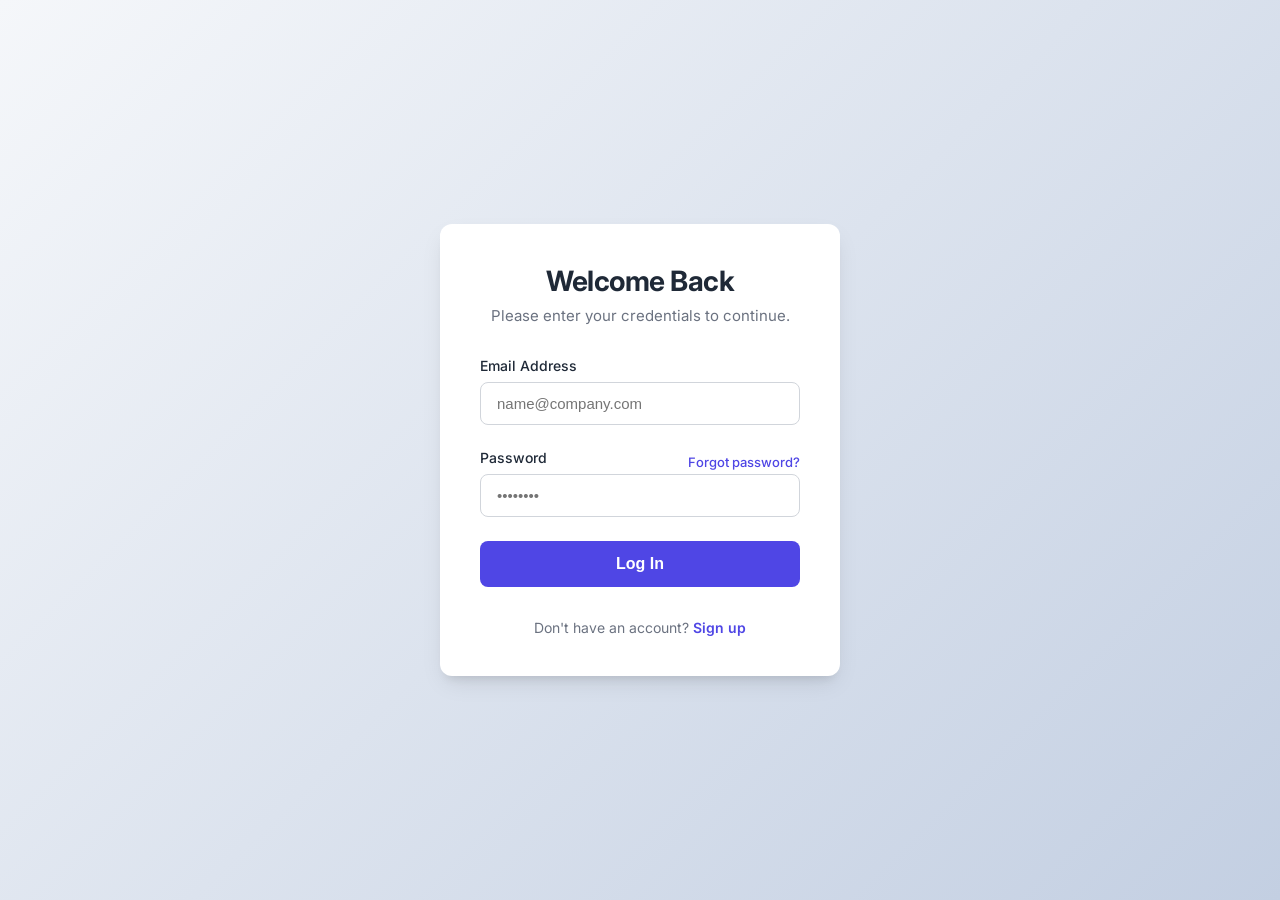
<file: index.html>
<!DOCTYPE html>
<html lang="en">

<head>
    <meta charset="UTF-8">
    <meta name="viewport" content="width=device-width, initial-scale=1.0">
    <title>Login - CertiTalent</title>
    <link rel="stylesheet" href="style.css">
    <link rel="preconnect" href="https://fonts.googleapis.com">
    <link rel="preconnect" href="https://fonts.gstatic.com" crossorigin>
    <link href="https://fonts.googleapis.com/css2?family=Inter:wght@300;400;500;600;700&display=swap" rel="stylesheet">
</head>

<body>
    <!-- Contenedor principal de la página de inicio de sesión -->
    <div class="login-container">
        <!-- Tarjeta que contiene el formulario de inicio de sesión -->
        <div class="login-card">
            <!-- Encabezado con título y descripción -->
            <div class="login-header">
                <h1>Welcome Back</h1>
                <p>Please enter your credentials to continue.</p>
            </div>

            <!-- Formulario de inicio de sesión -->
            <form id="loginForm" class="login-form">
                <!-- Campo de correo electrónico -->
                <div class="input-group">
                    <label for="email">Email Address</label>
                    <input type="email" id="email" name="email" placeholder="name@company.com" required>
                </div>

                <!-- Campo de contraseña con enlace de recuperación -->
                <div class="input-group">
                    <div class="label-row">
                        <label for="password">Password</label>
                        <a href="#" class="forgot-password">Forgot password?</a>
                    </div>
                    <input type="password" id="password" name="password" placeholder="••••••••" required>
                </div>

                <!-- Mensaje de error (oculto por defecto) -->
                <div id="error-message" class="error-message" style="display: none;">
                    Invalid email or password. Please try again.
                </div>

                <!-- Botón de envío del formulario -->
                <button type="submit" id="loginBtn" class="login-button">
                    <span class="btn-text">Log In</span>
                    <!-- Indicador de carga estilo spinner (oculto por defecto) -->
                    <span class="loader" style="display: none;"></span>
                </button>
            </form>

            <!-- Pie de página con enlace de registro -->
            <div class="login-footer">
                <p>Don't have an account? <a href="#">Sign up</a></p>
            </div>
        </div>
    </div>

    <script>
        // Demostración de los estados de carga y error al enviar el formulario
        document.getElementById('loginForm').addEventListener('submit', function (e) {
            e.preventDefault(); // Evita la recarga de la página

            // Referencias a los elementos del DOM
            const btn = document.getElementById('loginBtn');
            const btnText = btn.querySelector('.btn-text');
            const loader = btn.querySelector('.loader');
            const errorMessage = document.getElementById('error-message');

            // Mostrar estado de carga: oculta el texto, muestra el loader y deshabilita el botón
            btnText.style.display = 'none';
            loader.style.display = 'inline-block';
            btn.disabled = true;
            // Ocultar mensaje de error si estaba visible
            errorMessage.style.display = 'none';

            // Simulando una llamada a una API (retraso de 2 segundos)
            setTimeout(() => {
                // Return to normal, but show error for demo
                btnText.style.display = 'inline-block';
                loader.style.display = 'none';
                btn.disabled = false;
                errorMessage.style.display = 'block';
            }, 2000);
        });
    </script>
</body>

</html>
</file>
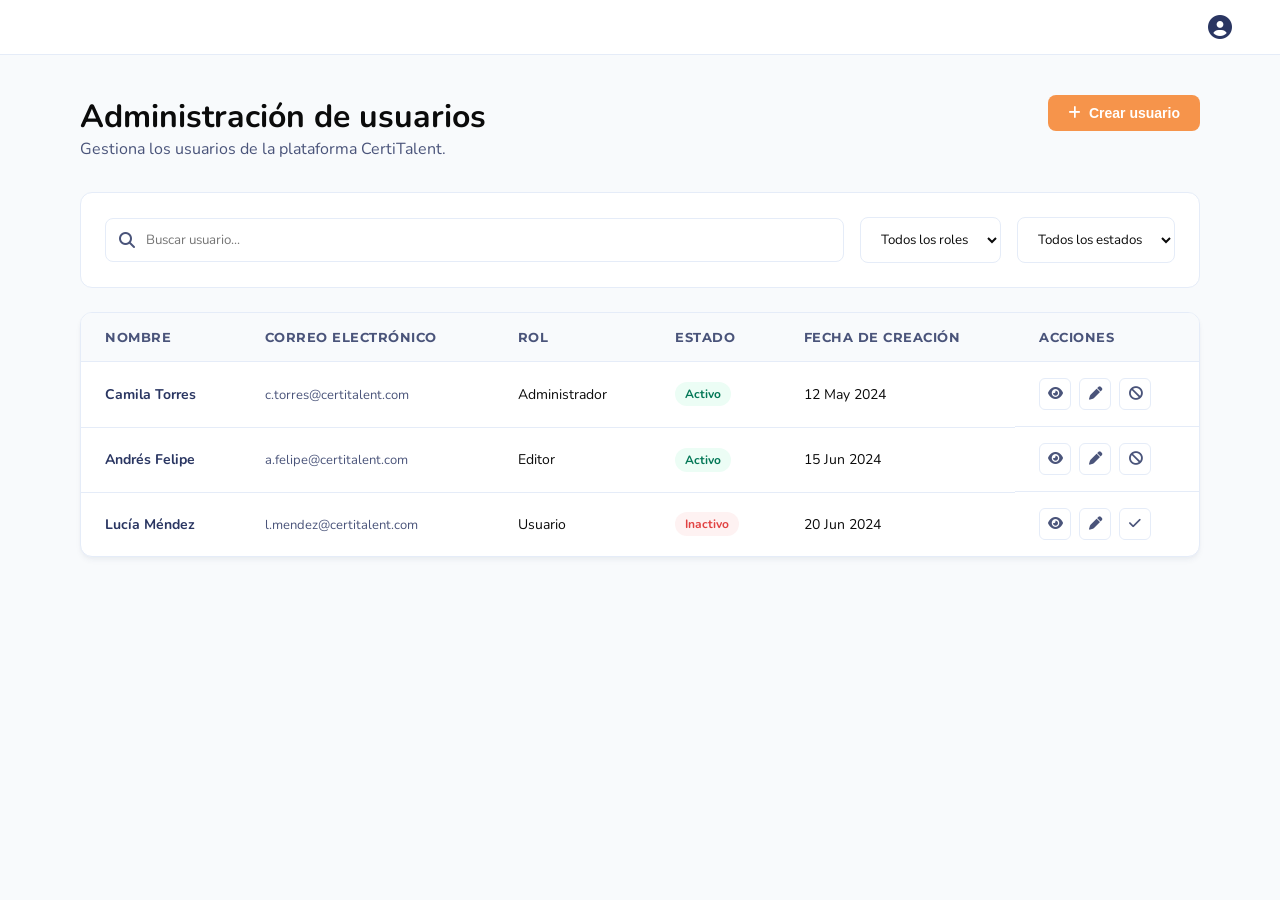
<file: users-admin/index.html>
<!DOCTYPE html>
<html lang="es">

<head>
    <meta charset="UTF-8">
    <meta name="viewport" content="width=device-width, initial-scale=1.0">
    <title>Administración de Usuarios - CertiTalent</title>
    <link rel="stylesheet" href="style.css">
    <link
        href="https://fonts.googleapis.com/css2?family=Montserrat:wght@700&family=Nunito:wght@400;600;700&display=swap"
        rel="stylesheet">
    <link rel="stylesheet" href="https://cdnjs.cloudflare.com/ajax/libs/font-awesome/6.4.0/css/all.min.css">
</head>

<body>
    <div class="app-container">
        <header>
            <div class="logo">
                <img src="logo.svg" alt="CertiTalent Logo">
            </div>
            <div class="user-profile" id="profile-container">
                <!-- Perfil simulado -->
                <i class="fa-solid fa-circle-user fa-xl" style="color: var(--secondary)"></i>
                <div class="profile-dropdown" id="profile-dropdown">
                    <a href="profile.html"><i class="fa-solid fa-user"></i> Mi perfil</a>
                    <a href="requests.html"><i class="fa-solid fa-clipboard-list"></i> Mis solicitudes</a>
                    <a href="settings.html"><i class="fa-solid fa-gear"></i> Configuración</a>
                    <hr>
                    <a href="../login-interface/index.html"><i class="fa-solid fa-right-from-bracket"></i> Cerrar
                        sesión</a>
                </div>
            </div>
        </header>

        <main>
            <div class="page-header">
                <div>
                    <h1>Administración de usuarios</h1>
                    <p class="description">Gestiona los usuarios de la plataforma CertiTalent.</p>
                </div>
                <button class="btn btn-primary" id="btn-create-user">
                    <i class="fa-solid fa-plus"></i> Crear usuario
                </button>
            </div>

            <section class="filters-card">
                <div class="search-input">
                    <i class="fa-solid fa-magnifying-glass search-icon"></i>
                    <input type="text" placeholder="Buscar usuario..." id="search-box">
                </div>
                <select id="filter-role">
                    <option value="">Todos los roles</option>
                    <option value="Admin">Administrador</option>
                    <option value="Editor">Editor</option>
                    <option value="User">Usuario</option>
                </select>
                <select id="filter-status">
                    <option value="">Todos los estados</option>
                    <option value="Activo">Activo</option>
                    <option value="Inactivo">Inactivo</option>
                </select>
            </section>

            <div class="table-container">
                <table>
                    <thead>
                        <tr>
                            <th>Nombre</th>
                            <th>Correo electrónico</th>
                            <th>Rol</th>
                            <th>Estado</th>
                            <th>Fecha de creación</th>
                            <th>Acciones</th>
                        </tr>
                    </thead>
                    <tbody id="users-table-body">
                        <!-- Usuarios simulados -->
                        <tr>
                            <td><span class="user-name">Camila Torres</span></td>
                            <td><span class="user-email">c.torres@certitalent.com</span></td>
                            <td>Administrador</td>
                            <td><span class="badge badge-active">Activo</span></td>
                            <td>12 May 2024</td>
                            <td class="actions">
                                <button class="btn-icon" title="Ver"><i class="fa-solid fa-eye"></i></button>
                                <button class="btn-icon" title="Editar"><i class="fa-solid fa-pen"></i></button>
                                <button class="btn-icon" title="Desactivar"><i class="fa-solid fa-ban"></i></button>
                            </td>
                        </tr>
                        <tr>
                            <td><span class="user-name">Andrés Felipe</span></td>
                            <td><span class="user-email">a.felipe@certitalent.com</span></td>
                            <td>Editor</td>
                            <td><span class="badge badge-active">Activo</span></td>
                            <td>15 Jun 2024</td>
                            <td class="actions">
                                <button class="btn-icon" title="Ver"><i class="fa-solid fa-eye"></i></button>
                                <button class="btn-icon" title="Editar"><i class="fa-solid fa-pen"></i></button>
                                <button class="btn-icon" title="Desactivar"><i class="fa-solid fa-ban"></i></button>
                            </td>
                        </tr>
                        <tr>
                            <td><span class="user-name">Lucía Méndez</span></td>
                            <td><span class="user-email">l.mendez@certitalent.com</span></td>
                            <td>Usuario</td>
                            <td><span class="badge badge-inactive">Inactivo</span></td>
                            <td>20 Jun 2024</td>
                            <td class="actions">
                                <button class="btn-icon" title="Ver"><i class="fa-solid fa-eye"></i></button>
                                <button class="btn-icon" title="Editar"><i class="fa-solid fa-pen"></i></button>
                                <button class="btn-icon" title="Activar"><i class="fa-solid fa-check"></i></button>
                            </td>
                        </tr>
                    </tbody>
                </table>
            </div>
        </main>
    </div>

    <!-- Modal para Crear/Editar Usuario -->
    <div class="modal-overlay" id="modal-user">
        <div class="modal">
            <div class="modal-header">
                <h2 class="modal-title" id="modal-title">Crear usuario</h2>
            </div>
            <form id="user-form">
                <div class="form-row">
                    <div class="form-group">
                        <label for="first-name">Nombre</label>
                        <input type="text" id="first-name" required placeholder="Ej: Juan">
                    </div>
                    <div class="form-group">
                        <label for="last-name">Apellido</label>
                        <input type="text" id="last-name" required placeholder="Ej: Pérez">
                    </div>
                </div>
                <div class="form-group">
                    <label for="user-email">Correo electrónico</label>
                    <input type="email" id="user-email" required placeholder="juan.perez@ejemplo.com">
                </div>
                <div class="form-row">
                    <div class="form-group">
                        <label for="user-role">Rol</label>
                        <select id="user-role" required>
                            <option value="Admin">Administrador</option>
                            <option value="Editor">Editor</option>
                            <option value="User">Usuario</option>
                        </select>
                    </div>
                    <div class="form-group">
                        <label for="user-status">Estado</label>
                        <select id="user-status" required>
                            <option value="Activo">Activo</option>
                            <option value="Inactivo">Inactivo</option>
                        </select>
                    </div>
                </div>
                <div class="modal-footer">
                    <button type="button" class="btn btn-secondary" id="btn-cancel">Cancelar</button>
                    <button type="submit" class="btn btn-primary" id="btn-save">Guardar usuario</button>
                </div>
            </form>
        </div>
    </div>

    <!-- Toast Notification -->
    <div class="toast" id="toast-msg">
        <i class="fa-solid fa-circle-check toast-success"></i>
        <div>
            <span class="toast-success">¡Éxito!</span>
            <p id="toast-text">Usuario actualizado correctamente.</p>
        </div>
    </div>

    <script>
        const btnCreate = document.getElementById('btn-create-user');
        const modal = document.getElementById('modal-user');
        const btnCancel = document.getElementById('btn-cancel');
        const userForm = document.getElementById('user-form');
        const toast = document.getElementById('toast-msg');
        const toastText = document.getElementById('toast-text');

        // Perfil y Dropdown
        const profileContainer = document.getElementById('profile-container');
        const profileDropdown = document.getElementById('profile-dropdown');

        profileContainer.addEventListener('click', (e) => {
            e.stopPropagation();
            profileDropdown.classList.toggle('active');
        });

        document.addEventListener('click', (e) => {
            if (!profileContainer.contains(e.target)) {
                profileDropdown.classList.remove('active');
            }
        });

        // Abrir modal
        btnCreate.addEventListener('click', () => {
            document.getElementById('modal-title').innerText = 'Crear usuario';
            modal.classList.add('active');
        });

        // Cerrar modal
        btnCancel.addEventListener('click', () => {
            modal.classList.remove('active');
            userForm.reset();
        });

        // Simular guardado
        userForm.addEventListener('submit', (e) => {
            e.preventDefault();

            // Mostrar estado de carga en botón
            const btnSave = document.getElementById('btn-save');
            const originalText = btnSave.innerHTML;
            btnSave.disabled = true;
            btnSave.innerText = 'Guardando...';

            setTimeout(() => {
                modal.classList.remove('active');
                btnSave.disabled = false;
                btnSave.innerHTML = originalText;

                // Mostrar Toast
                toastText.innerText = 'Usuario guardado correctamente.';
                toast.classList.add('active');

                setTimeout(() => {
                    toast.classList.remove('active');
                }, 3000);

                userForm.reset();
            }, 1000);
        });

        // Cerrar modal al hacer clic fuera
        modal.addEventListener('click', (e) => {
            if (e.target === modal) {
                modal.classList.remove('active');
                userForm.reset();
            }
        });
    </script>
</body>

</html>
</file>
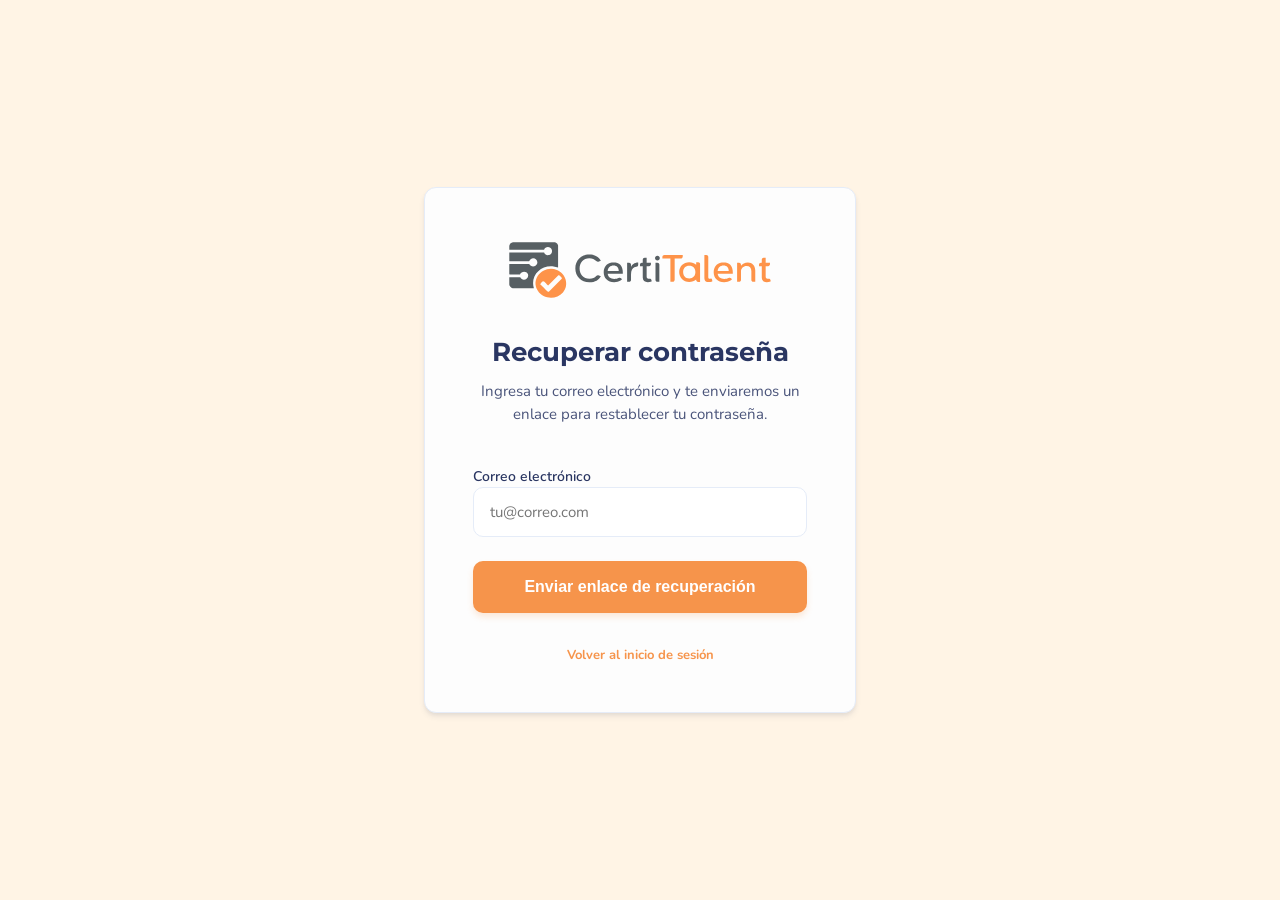
<file: login-interface/recovery.html>
<!DOCTYPE html>
<html lang="es">

<head>
    <meta charset="UTF-8">
    <meta name="viewport" content="width=device-width, initial-scale=1.0">
    <title>CertiTalent - Recuperar contraseña</title>
    <link rel="stylesheet" href="style.css">
    <link
        href="https://fonts.googleapis.com/css2?family=Montserrat:wght@700&family=Nunito:wght@400;600;700&display=swap"
        rel="stylesheet">
</head>

<body>
    <div class="login-container">
        <div class="login-card">
            <div class="logo">
                <img src="logo_horizontal.svg" alt="CertiTalent Logo">
            </div>
            <h1>Recuperar contraseña</h1>
            <p class="subtitle">Ingresa tu correo electrónico y te enviaremos un enlace para restablecer tu contraseña.
            </p>

            <form id="recovery-form">
                <div class="form-group">
                    <label for="email">Correo electrónico</label>
                    <input type="email" id="email" placeholder="tu@correo.com" required>
                </div>

                <div id="error-message" class="error-message hidden">
                    No encontramos una cuenta asociada a este correo.
                </div>

                <div id="success-message" class="success-message hidden">
                    Te enviamos un enlace de recuperación. Revisa tu correo electrónico.
                </div>

                <button type="submit" id="recovery-btn" class="login-btn">
                    <span class="btn-text">Enviar enlace de recuperación</span>
                    <div class="spinner hidden"></div>
                </button>
            </form>

            <div class="footer">
                <a href="index.html" class="forgot-link">Volver al inicio de sesión</a>
            </div>
        </div>
    </div>

    <script>
        const recoveryForm = document.getElementById('recovery-form');
        const recoveryBtn = document.getElementById('recovery-btn');
        const btnText = recoveryBtn.querySelector('.btn-text');
        const spinner = recoveryBtn.querySelector('.spinner');
        const errorMessage = document.getElementById('error-message');
        const successMessage = document.getElementById('success-message');

        recoveryForm.addEventListener('submit', (e) => {
            e.preventDefault();
            const email = document.getElementById('email').value;

            // Estado de carga
            btnText.classList.add('hidden');
            spinner.classList.remove('hidden');
            recoveryBtn.disabled = true;
            errorMessage.classList.add('hidden');
            successMessage.classList.add('hidden');

            // Simular proceso de recuperación
            setTimeout(() => {
                btnText.classList.remove('hidden');
                spinner.classList.add('hidden');
                recoveryBtn.disabled = false;

                // Lógica de simulación: correo "error@test.com" falla, cualquier otro tiene éxito
                if (email === 'error@test.com') {
                    errorMessage.classList.remove('hidden');
                } else {
                    successMessage.classList.remove('hidden');
                    recoveryForm.reset();
                }
            }, 1500);
        });
    </script>
</body>

</html>
</file>
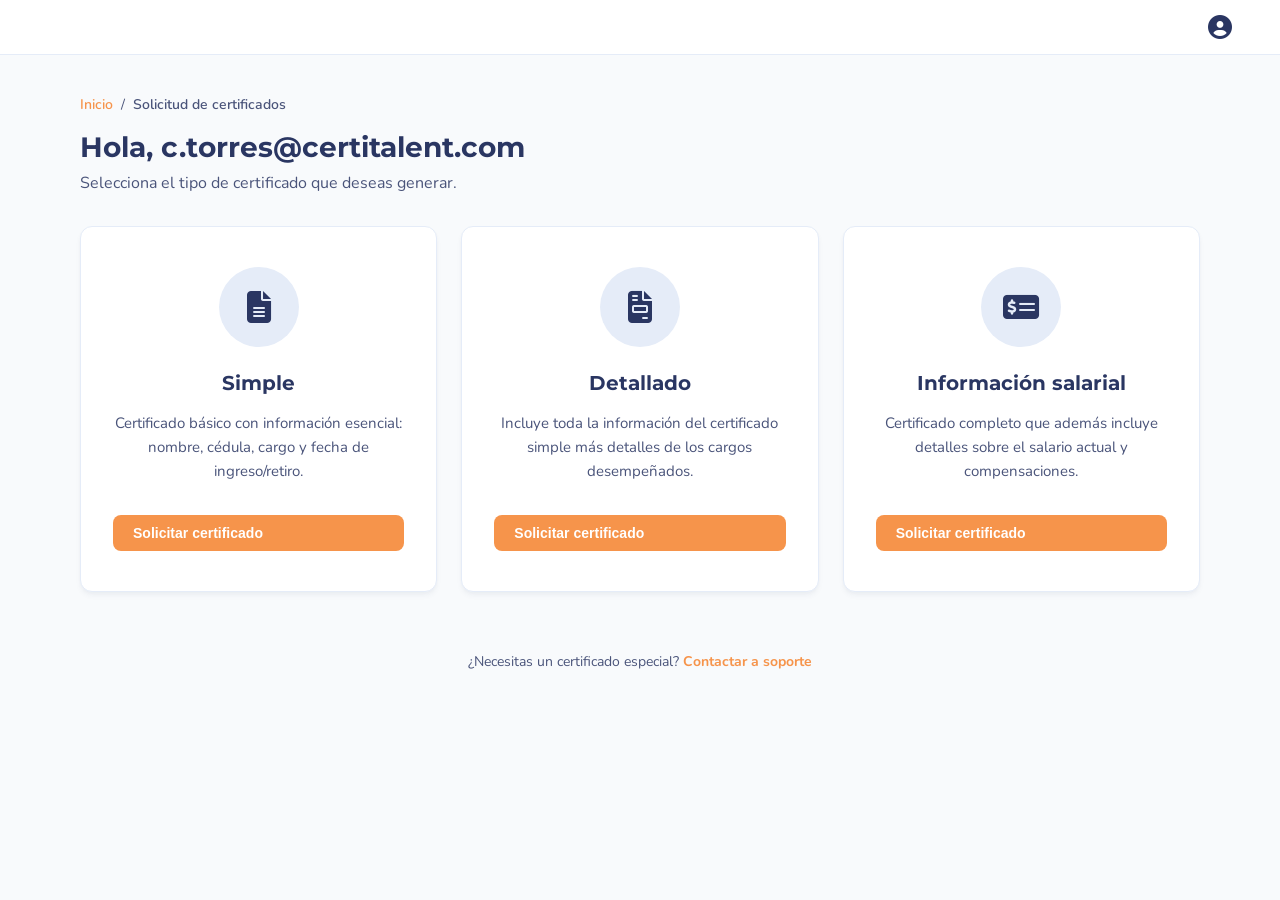
<file: users-admin/certificate-request.html>
<!DOCTYPE html>
<html lang="es">

<head>
    <meta charset="UTF-8">
    <meta name="viewport" content="width=device-width, initial-scale=1.0">
    <title>Solicitud de certificados - CertiTalent</title>
    <link rel="stylesheet" href="style.css">
    <!-- Google Fonts: Montserrat (Headers) & Nunito (Body) -->
    <link
        href="https://fonts.googleapis.com/css2?family=Montserrat:wght@700&family=Nunito:wght@400;600;700&display=swap"
        rel="stylesheet">
    <!-- Font Awesome -->
    <link rel="stylesheet" href="https://cdnjs.cloudflare.com/ajax/libs/font-awesome/6.4.0/css/all.min.css">
    <style>
        /* Estilos específicos para el Grid de Tarjetas (Manteniendo consistencia con style.css) */
        .certificates-grid {
            display: grid;
            grid-template-columns: repeat(3, 1fr);
            gap: 24px;
            margin-top: 32px;
        }

        .cert-card {
            background: var(--bg-card);
            border: 1px solid var(--border);
            border-radius: var(--radius);
            padding: 40px 32px;
            text-align: center;
            display: flex;
            flex-direction: column;
            align-items: center;
            transition: all 0.3s cubic-bezier(0.4, 0, 0.2, 1);
            box-shadow: var(--shadow);
            height: 100%;
        }

        .cert-card:hover {
            transform: translateY(-8px);
            border-color: var(--primary);
            box-shadow: 0 12px 24px rgba(42, 54, 98, 0.1);
        }

        .cert-icon-container {
            width: 80px;
            height: 80px;
            background: var(--secondary-light);
            border-radius: 50%;
            display: flex;
            align-items: center;
            justify-content: center;
            margin-bottom: 24px;
            color: var(--secondary);
            font-size: 32px;
            transition: all 0.3s ease;
        }

        .cert-card:hover .cert-icon-container {
            background: var(--primary);
            color: white;
        }

        .cert-card h3 {
            font-family: 'Montserrat', sans-serif;
            font-size: 20px;
            font-weight: 700;
            color: var(--secondary);
            margin-bottom: 16px;
        }

        .cert-card p {
            font-family: 'Nunito', sans-serif;
            font-size: 15px;
            color: var(--text-muted);
            line-height: 1.6;
            margin-bottom: 32px;
            flex-grow: 1;
        }

        .cert-card .btn {
            width: 100%;
        }

        /* Responsive Breakpoints */
        @media (max-width: 1024px) {
            .certificates-grid {
                grid-template-columns: repeat(2, 1fr);
            }
        }

        @media (max-width: 768px) {
            .certificates-grid {
                grid-template-columns: 1fr;
            }

            .cert-card {
                padding: 32px 24px;
            }
        }
    </style>
</head>

<body>
    <div class="app-container">
        <header>
            <div class="logo">
                <a href="index.html"><img src="logo.svg" alt="CertiTalent Logo"></a>
            </div>
            <div class="user-profile" id="profile-container">
                <i class="fa-solid fa-circle-user fa-xl" style="color: var(--secondary)"></i>
                <div class="profile-dropdown" id="profile-dropdown">
                    <a href="profile.html"><i class="fa-solid fa-user"></i> Mi perfil</a>
                    <a href="requests.html"><i class="fa-solid fa-clipboard-list"></i> Mis solicitudes</a>
                    <a href="settings.html"><i class="fa-solid fa-gear"></i> Configuración</a>
                    <hr>
                    <a href="../login-interface/index.html"><i class="fa-solid fa-right-from-bracket"></i> Cerrar
                        sesión</a>
                </div>
            </div>
        </header>

        <main>
            <!-- Breadcrumbs pattern: Si la plataforma los usa, aquí estarían -->
            <nav style="margin-bottom: 16px; font-size: 14px; display: flex; gap: 8px; color: var(--text-muted);">
                <a href="index.html" style="color: var(--primary); text-decoration: none; font-weight: 600;">Inicio</a>
                <span>/</span>
                <span style="font-weight: 600;">Solicitud de certificados</span>
            </nav>

            <div class="page-header">
                <div>
                    <h1 class="page-title">Hola, c.torres@certitalent.com</h1>
                    <p class="description">Selecciona el tipo de certificado que deseas generar.</p>
                </div>
            </div>

            <!-- Grid de Tarjetas -->
            <div class="certificates-grid">

                <!-- 1. Simple -->
                <article class="cert-card">
                    <div class="cert-icon-container">
                        <i class="fa-solid fa-file-lines"></i>
                    </div>
                    <h3>Simple</h3>
                    <p>Certificado básico con información esencial: nombre, cédula, cargo y fecha de ingreso/retiro.</p>
                    <button class="btn btn-primary" onclick="requestCertificate('simple')">Solicitar
                        certificado</button>
                </article>

                <!-- 2. Detallado -->
                <article class="cert-card">
                    <div class="cert-icon-container">
                        <i class="fa-solid fa-file-invoice"></i>
                    </div>
                    <h3>Detallado</h3>
                    <p>Incluye toda la información del certificado simple más detalles de los cargos desempeñados.</p>
                    <button class="btn btn-primary" onclick="requestCertificate('detallado')">Solicitar
                        certificado</button>
                </article>

                <!-- 3. Información salarial -->
                <article class="cert-card">
                    <div class="cert-icon-container">
                        <i class="fa-solid fa-money-check-dollar"></i>
                    </div>
                    <h3>Información salarial</h3>
                    <p>Certificado completo que además incluye detalles sobre el salario actual y compensaciones.</p>
                    <button class="btn btn-primary" onclick="requestCertificate('salarial')">Solicitar
                        certificado</button>
                </article>

            </div>

            <!-- Ayuda / Pie de página sutil -->
            <div style="margin-top: 60px; text-align: center; color: var(--text-muted); font-size: 14px;">
                <p>¿Necesitas un certificado especial? <a href="#"
                        style="color: var(--primary); font-weight: 700; text-decoration: none;">Contactar a soporte</a>
                </p>
            </div>
        </main>
    </div>

    <!-- Toast Notification (Reutilizado de profile/settings) -->
    <div class="toast" id="toast-msg">
        <i class="fa-solid fa-circle-check toast-success"></i>
        <div>
            <span class="toast-success">¡Solicitud Exitosa!</span>
            <p id="toast-text">Tu certificado ha sido solicitado correctamente.</p>
        </div>
    </div>

    <script>
        // Lógica de navegación del perfil (Pattern Unificado)
        const profileContainer = document.getElementById('profile-container');
        const profileDropdown = document.getElementById('profile-dropdown');

        profileContainer.addEventListener('click', (e) => {
            e.stopPropagation();
            profileDropdown.classList.toggle('active');
        });

        document.addEventListener('click', (e) => {
            if (!profileContainer.contains(e.target)) {
                profileDropdown.classList.remove('active');
            }
        });

        // Simulación de solicitud de certificado
        function requestCertificate(type) {
            const toast = document.getElementById('toast-msg');
            const toastText = document.getElementById('toast-text');

            // Placeholder behavior
            console.log(`Solicitando certificado tipo: ${type}`);

            toastText.innerText = `Has solicitado un certificado ${type} con éxito. Puedes verlo en "Mis solicitudes".`;
            toast.classList.add('active');

            setTimeout(() => {
                toast.classList.remove('active');
                // Opcional: Redirigir a mis solicitudes después de un momento
                // window.location.href = 'requests.html';
            }, 3000);
        }
    </script>
</body>

</html>
</file>
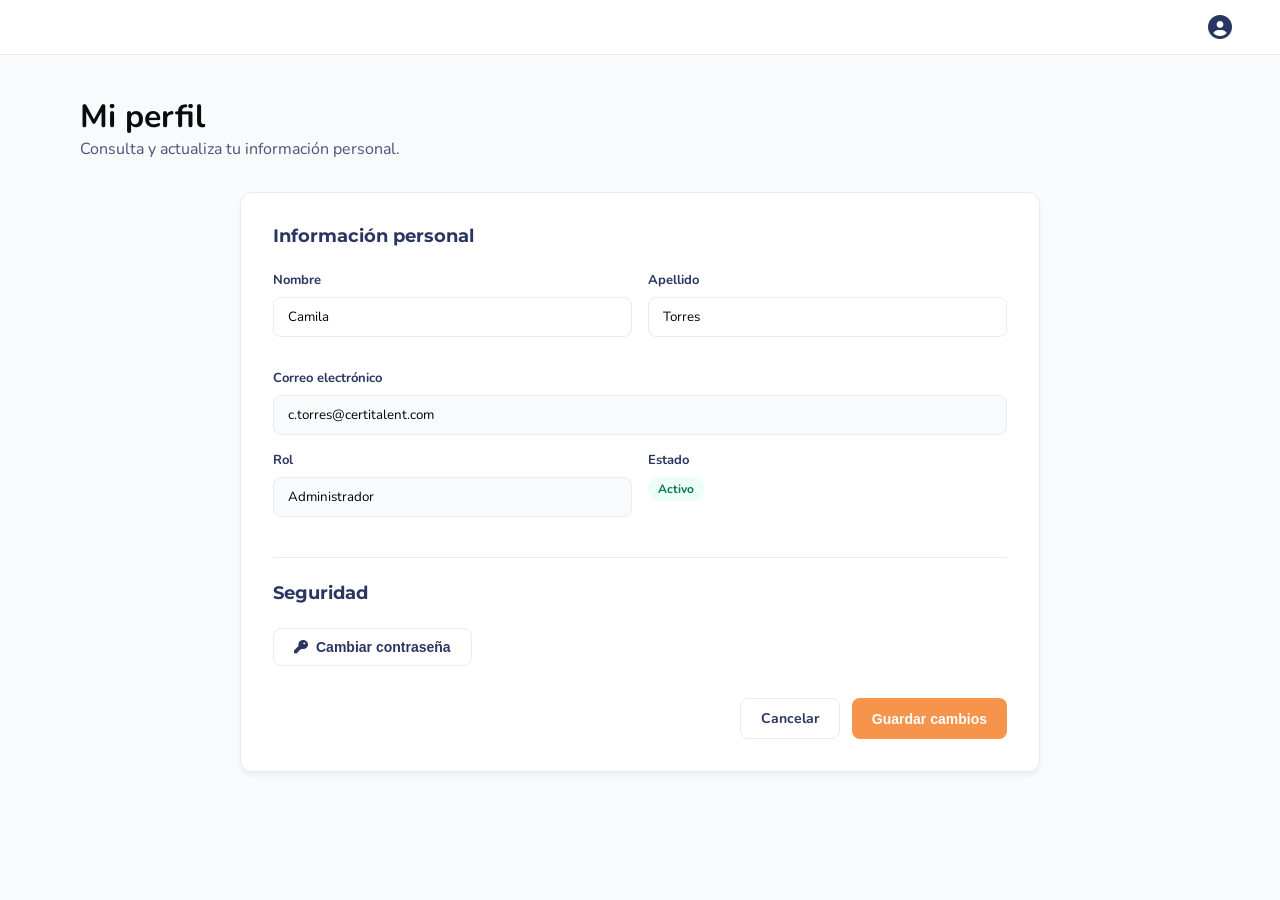
<file: users-admin/profile.html>
<!DOCTYPE html>
<html lang="es">

<head>
    <meta charset="UTF-8">
    <meta name="viewport" content="width=device-width, initial-scale=1.0">
    <title>Mi perfil - CertiTalent</title>
    <link rel="stylesheet" href="style.css">
    <link
        href="https://fonts.googleapis.com/css2?family=Montserrat:wght@700&family=Nunito:wght@400;600;700&display=swap"
        rel="stylesheet">
    <link rel="stylesheet" href="https://cdnjs.cloudflare.com/ajax/libs/font-awesome/6.4.0/css/all.min.css">
</head>

<body>
    <div class="app-container">
        <header>
            <div class="logo">
                <a href="index.html"><img src="logo.svg" alt="CertiTalent Logo"></a>
            </div>
            <div class="user-profile" id="profile-container">
                <i class="fa-solid fa-circle-user fa-xl" style="color: var(--secondary)"></i>
                <div class="profile-dropdown" id="profile-dropdown">
                    <a href="profile.html"><i class="fa-solid fa-user"></i> Mi perfil</a>
                    <a href="requests.html"><i class="fa-solid fa-clipboard-list"></i> Mis solicitudes</a>
                    <a href="settings.html"><i class="fa-solid fa-gear"></i> Configuración</a>
                    <hr>
                    <a href="../login-interface/index.html"><i class="fa-solid fa-right-from-bracket"></i> Cerrar
                        sesión</a>
                </div>
            </div>
        </header>

        <main>
            <div class="page-header">
                <div>
                    <h1>Mi perfil</h1>
                    <p class="description">Consulta y actualiza tu información personal.</p>
                </div>
            </div>

            <div class="profile-layout">
                <div class="card profile-card">
                    <div class="card-header">
                        <h2 class="section-title">Información personal</h2>
                    </div>
                    <form id="profile-form">
                        <div class="form-row">
                            <div class="form-group">
                                <label for="first-name">Nombre</label>
                                <input type="text" id="first-name" value="Camila" required>
                            </div>
                            <div class="form-group">
                                <label for="last-name">Apellido</label>
                                <input type="text" id="last-name" value="Torres" required>
                            </div>
                        </div>
                        <div class="form-group">
                            <label for="profile-email">Correo electrónico</label>
                            <input type="email" id="profile-email" value="c.torres@certitalent.com" readonly
                                style="background-color: #F8FAFC; cursor: not-allowed;">
                        </div>
                        <div class="form-row">
                            <div class="form-group">
                                <label>Rol</label>
                                <input type="text" value="Administrador" readonly
                                    style="background-color: #F8FAFC; cursor: not-allowed;">
                            </div>
                            <div class="form-group">
                                <label>Estado</label>
                                <div>
                                    <span class="badge badge-active">Activo</span>
                                </div>
                            </div>
                        </div>

                        <div class="card-header"
                            style="margin-top: 24px; border-top: 1px solid var(--border); padding-top: 24px;">
                            <h2 class="section-title">Seguridad</h2>
                        </div>
                        <div class="form-group">
                            <button type="button" class="btn btn-secondary">
                                <i class="fa-solid fa-key"></i> Cambiar contraseña
                            </button>
                        </div>

                        <div class="card-footer"
                            style="margin-top: 32px; display: flex; gap: 12px; justify-content: flex-end;">
                            <a href="index.html" class="btn btn-secondary">Cancelar</a>
                            <button type="submit" class="btn btn-primary" id="btn-save-profile" disabled>Guardar
                                cambios</button>
                        </div>
                    </form>
                </div>
            </div>
        </main>
    </div>

    <!-- Toast Notification -->
    <div class="toast" id="toast-msg">
        <i class="fa-solid fa-circle-check toast-success"></i>
        <div>
            <span class="toast-success">¡Éxito!</span>
            <p id="toast-text">Perfil actualizado correctamente.</p>
        </div>
    </div>

    <script>
        // Perfil y Dropdown logic (Reusable)
        const profileContainer = document.getElementById('profile-container');
        const profileDropdown = document.getElementById('profile-dropdown');

        profileContainer.addEventListener('click', (e) => {
            e.stopPropagation();
            profileDropdown.classList.toggle('active');
        });

        document.addEventListener('click', (e) => {
            if (!profileContainer.contains(e.target)) {
                profileDropdown.classList.remove('active');
            }
        });

        // Form logic
        const profileForm = document.getElementById('profile-form');
        const btnSave = document.getElementById('btn-save-profile');
        const inputs = profileForm.querySelectorAll('input:not([readonly])');
        const toast = document.getElementById('toast-msg');

        // Enable button on change
        inputs.forEach(input => {
            input.addEventListener('input', () => {
                btnSave.disabled = false;
            });
        });

        profileForm.addEventListener('submit', (e) => {
            e.preventDefault();
            btnSave.disabled = true;
            btnSave.innerText = 'Guardando...';

            setTimeout(() => {
                btnSave.innerText = 'Guardar cambios';
                toast.classList.add('active');
                setTimeout(() => toast.classList.remove('active'), 3000);
            }, 800);
        });
    </script>

    <style>
        .card {
            background: var(--bg-card);
            border-radius: var(--radius);
            border: 1px solid var(--border);
            padding: 32px;
            max-width: 800px;
            margin: 0 auto;
            box-shadow: var(--shadow);
        }

        .card-header {
            margin-bottom: 24px;
        }

        .section-title {
            font-family: 'Montserrat', sans-serif;
            font-size: 18px;
            font-weight: 700;
            color: var(--secondary);
        }

        .profile-layout {
            animation: fadeIn 0.4s ease-out;
        }

        @keyframes fadeIn {
            from {
                opacity: 0;
                transform: translateY(10px);
            }

            to {
                opacity: 1;
                transform: translateY(0);
            }
        }
    </style>
</body>

</html>
</file>
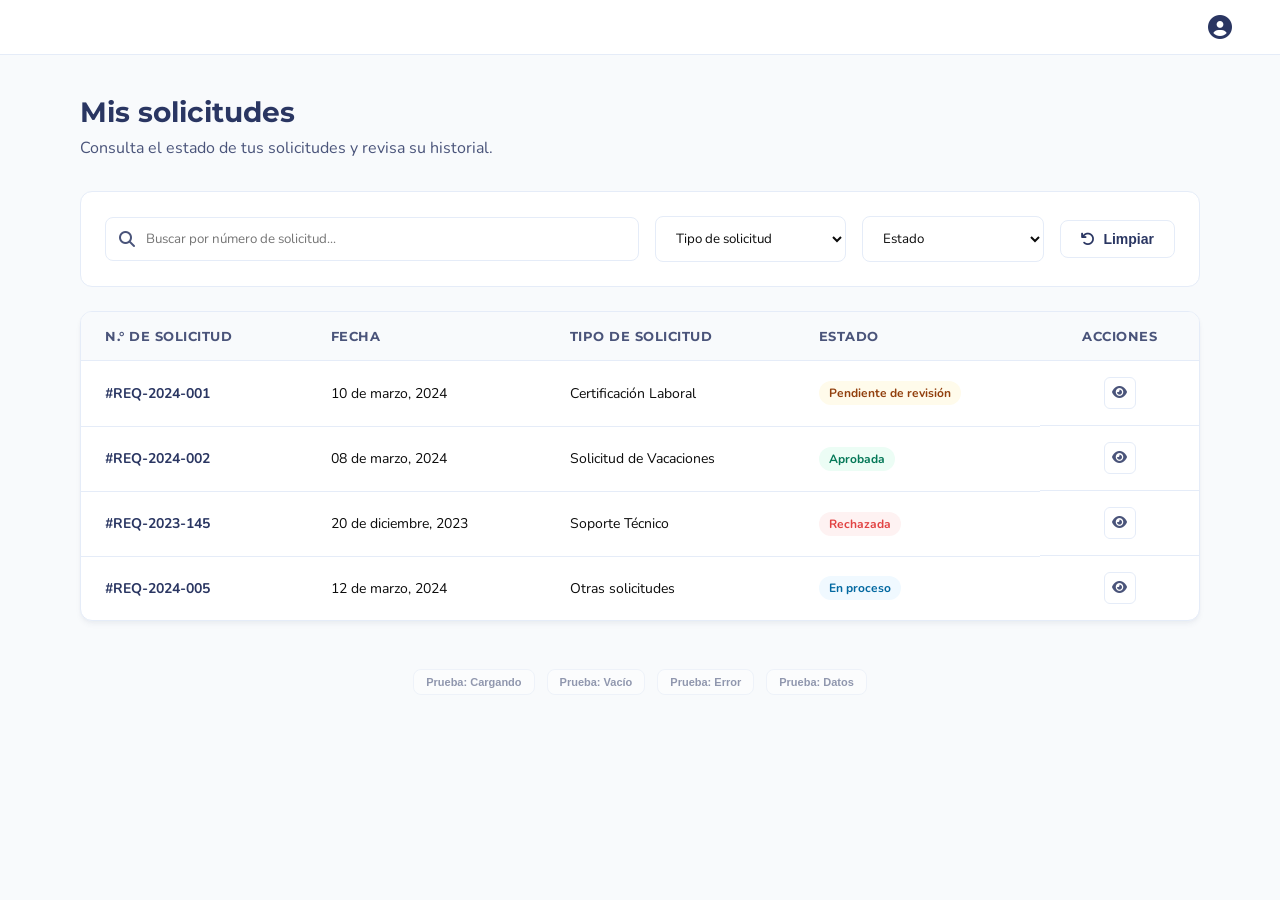
<file: users-admin/requests.html>
<!DOCTYPE html>
<html lang="es">

<head>
    <meta charset="UTF-8">
    <meta name="viewport" content="width=device-width, initial-scale=1.0">
    <title>Mis solicitudes - CertiTalent</title>
    <link rel="stylesheet" href="style.css">
    <!-- Google Fonts: Montserrat (Headers) & Nunito (Body) -->
    <link
        href="https://fonts.googleapis.com/css2?family=Montserrat:wght@700&family=Nunito:wght@400;600;700&display=swap"
        rel="stylesheet">
    <!-- Font Awesome -->
    <link rel="stylesheet" href="https://cdnjs.cloudflare.com/ajax/libs/font-awesome/6.4.0/css/all.min.css">
</head>

<body>
    <div class="app-container">
        <header>
            <div class="logo">
                <a href="index.html"><img src="logo.svg" alt="CertiTalent Logo"></a>
            </div>
            <div class="user-profile" id="profile-container">
                <i class="fa-solid fa-circle-user fa-xl" style="color: var(--secondary)"></i>
                <div class="profile-dropdown" id="profile-dropdown">
                    <a href="profile.html"><i class="fa-solid fa-user"></i> Mi perfil</a>
                    <a href="requests.html"><i class="fa-solid fa-clipboard-list"></i> Mis solicitudes</a>
                    <a href="settings.html"><i class="fa-solid fa-gear"></i> Configuración</a>
                    <hr>
                    <a href="../login-interface/index.html"><i class="fa-solid fa-right-from-bracket"></i> Cerrar
                        sesión</a>
                </div>
            </div>
        </header>

        <main>
            <div class="page-header">
                <div>
                    <h1 class="page-title">Mis solicitudes</h1>
                    <p class="description">Consulta el estado de tus solicitudes y revisa su historial.</p>
                </div>
            </div>

            <!-- Filtros: Usando estructura exacta de index.html -->
            <div class="filters-card">
                <div class="search-input">
                    <i class="fa-solid fa-magnifying-glass search-icon"></i>
                    <input type="text" id="search-id" placeholder="Buscar por número de solicitud...">
                </div>
                <select id="filter-type">
                    <option value="">Tipo de solicitud</option>
                    <option value="certificacion">Certificación Laboral</option>
                    <option value="soporte">Soporte Técnico</option>
                    <option value="vacaciones">Solicitud de Vacaciones</option>
                </select>
                <select id="filter-status">
                    <option value="">Estado</option>
                    <option value="pendiente">Pendiente de revisión</option>
                    <option value="aprobada">Aprobada</option>
                    <option value="rechazada">Rechazada</option>
                    <option value="proceso">En proceso</option>
                </select>
                <button class="btn btn-secondary" id="btn-reset-filters">
                    <i class="fa-solid fa-arrow-rotate-left"></i> Limpiar
                </button>
            </div>

            <!-- Contenedor de Datos/Estados -->
            <div class="table-container" style="margin-top: 24px;">

                <!-- Estado Cargando -->
                <div id="state-loading" class="state-container hidden">
                    <div class="spinner"></div>
                    <p class="state-desc" style="margin-top: 16px;">Cargando solicitudes...</p>
                </div>

                <!-- Estado Error -->
                <div id="state-error" class="state-container hidden">
                    <i class="fa-solid fa-triangle-exclamation state-icon" style="color: var(--error-text);"></i>
                    <h2 class="state-title">No fue posible cargar las solicitudes</h2>
                    <p class="state-desc">Hubo un problema de conexión. Intenta nuevamente en unos momentos.</p>
                    <button class="btn btn-secondary" onclick="loadContent('data')">Reintentar</button>
                </div>

                <!-- Estado Vacío -->
                <div id="state-empty" class="state-container hidden">
                    <i class="fa-solid fa-folder-open state-icon" style="color: var(--text-muted); opacity: 0.5;"></i>
                    <h2 class="state-title">Sin resultados</h2>
                    <p class="state-desc">No encontramos solicitudes que coincidan con los filtros seleccionados.</p>
                </div>

                <!-- Tabla de Datos: Paridad total con Administración -->
                <div id="state-data" class="table-responsive">
                    <table>
                        <thead>
                            <tr>
                                <th>N.° DE SOLICITUD</th>
                                <th>FECHA</th>
                                <th>TIPO DE SOLICITUD</th>
                                <th>ESTADO</th>
                                <th style="text-align: center;">ACCIONES</th>
                            </tr>
                        </thead>
                        <tbody id="requests-tbody">
                            <tr>
                                <td><span class="user-name">#REQ-2024-001</span></td>
                                <td>10 de marzo, 2024</td>
                                <td>Certificación Laboral</td>
                                <td><span class="badge badge-warning">Pendiente de revisión</span></td>
                                <td class="actions" style="justify-content: center;">
                                    <button class="btn-icon" title="Ver detalle"><i
                                            class="fa-solid fa-eye"></i></button>
                                </td>
                            </tr>
                            <tr>
                                <td><span class="user-name">#REQ-2024-002</span></td>
                                <td>08 de marzo, 2024</td>
                                <td>Solicitud de Vacaciones</td>
                                <td><span class="badge badge-active">Aprobada</span></td>
                                <td class="actions" style="justify-content: center;">
                                    <button class="btn-icon" title="Ver detalle"><i
                                            class="fa-solid fa-eye"></i></button>
                                </td>
                            </tr>
                            <tr>
                                <td><span class="user-name">#REQ-2023-145</span></td>
                                <td>20 de diciembre, 2023</td>
                                <td>Soporte Técnico</td>
                                <td><span class="badge badge-inactive">Rechazada</span></td>
                                <td class="actions" style="justify-content: center;">
                                    <button class="btn-icon" title="Ver detalle"><i
                                            class="fa-solid fa-eye"></i></button>
                                </td>
                            </tr>
                            <tr>
                                <td><span class="user-name">#REQ-2024-005</span></td>
                                <td>12 de marzo, 2024</td>
                                <td>Otras solicitudes</td>
                                <td><span class="badge badge-info">En proceso</span></td>
                                <td class="actions" style="justify-content: center;">
                                    <button class="btn-icon" title="Ver detalle"><i
                                            class="fa-solid fa-eye"></i></button>
                                </td>
                            </tr>
                        </tbody>
                    </table>
                </div>
            </div>

            <!-- Toggles de simulación (Estilo sutil) -->
            <div style="margin-top: 48px; display: flex; gap: 12px; justify-content: center; opacity: 0.5;">
                <button class="btn btn-secondary" style="padding: 6px 12px; font-size: 11px; font-weight: 600;"
                    onclick="loadContent('loading')">Prueba: Cargando</button>
                <button class="btn btn-secondary" style="padding: 6px 12px; font-size: 11px; font-weight: 600;"
                    onclick="loadContent('empty')">Prueba: Vacío</button>
                <button class="btn btn-secondary" style="padding: 6px 12px; font-size: 11px; font-weight: 600;"
                    onclick="loadContent('error')">Prueba: Error</button>
                <button class="btn btn-secondary" style="padding: 6px 12px; font-size: 11px; font-weight: 600;"
                    onclick="loadContent('data')">Prueba: Datos</button>
            </div>
        </main>
    </div>

    <script>
        // Perfil Dropdown Logic
        const profileContainer = document.getElementById('profile-container');
        const profileDropdown = document.getElementById('profile-dropdown');
        profileContainer.addEventListener('click', (e) => {
            e.stopPropagation();
            profileDropdown.classList.toggle('active');
        });
        document.addEventListener('click', (e) => {
            if (!profileContainer.contains(e.target)) {
                profileDropdown.classList.remove('active');
            }
        });

        // UI States Logic
        function loadContent(state) {
            showState('state-loading');
            const targetId = state === 'data' ? 'state-data' : 'state-' + state;
            setTimeout(() => showState(targetId), 600);
        }

        function showState(id) {
            const states = ['state-loading', 'state-error', 'state-empty', 'state-data'];
            states.forEach(s => {
                const el = document.getElementById(s);
                if (el) el.classList.add('hidden');
            });
            const target = document.getElementById(id);
            if (target) target.classList.remove('hidden');
        }

        // Reset Filters
        document.getElementById('btn-reset-filters').addEventListener('click', () => {
            document.getElementById('search-id').value = '';
            document.getElementById('filter-type').value = '';
            document.getElementById('filter-status').value = '';
            loadContent('data');
        });
    </script>
</body>

</html>
</file>
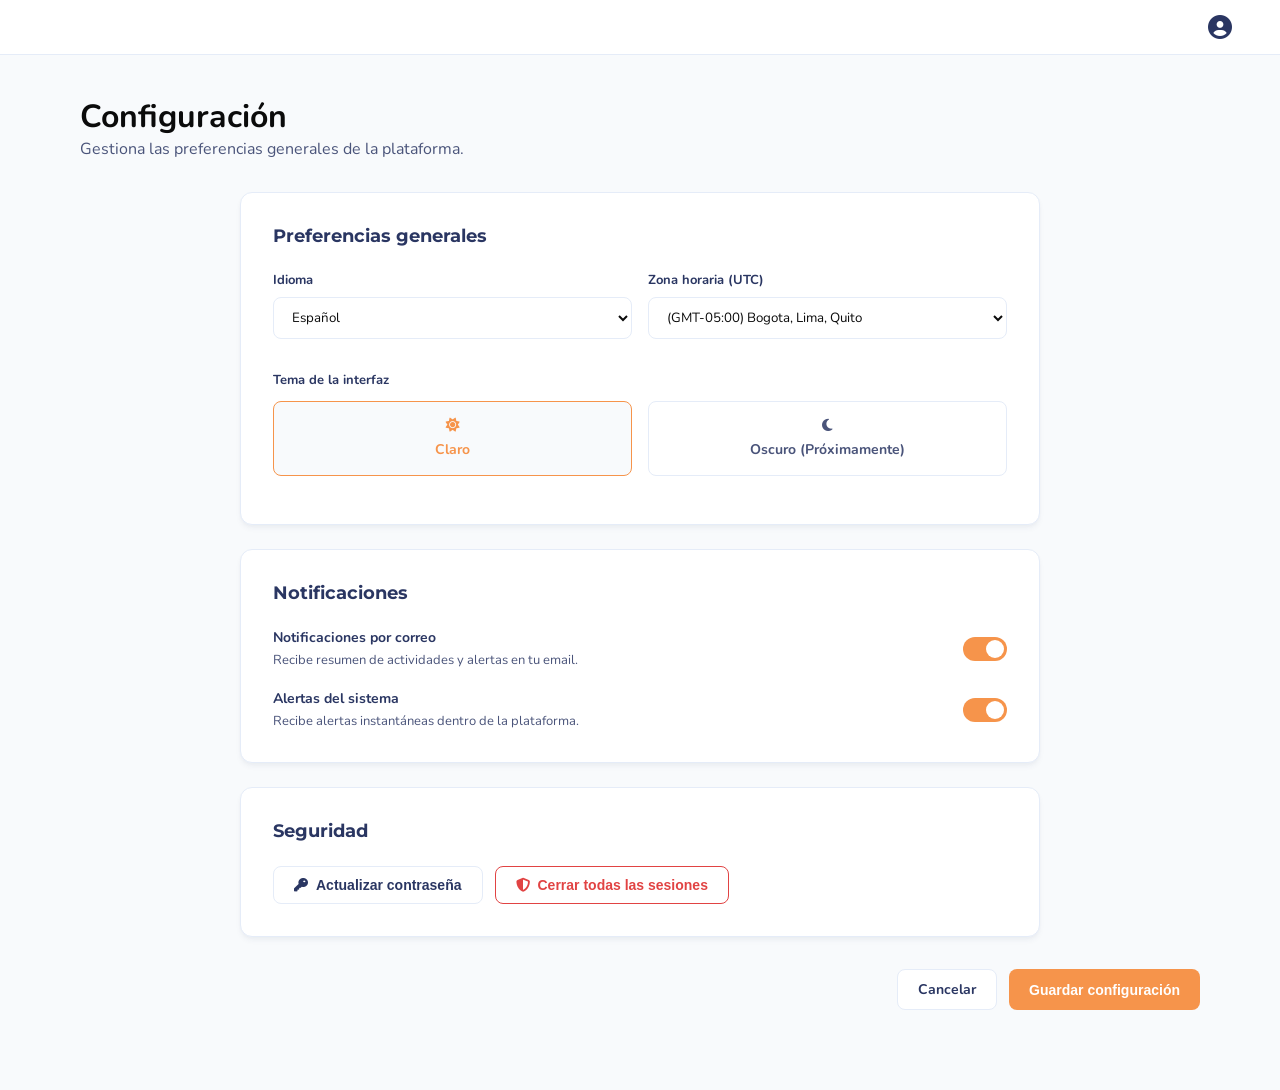
<file: users-admin/settings.html>
<!DOCTYPE html>
<html lang="es">

<head>
    <meta charset="UTF-8">
    <meta name="viewport" content="width=device-width, initial-scale=1.0">
    <title>Configuración - CertiTalent</title>
    <link rel="stylesheet" href="style.css">
    <link
        href="https://fonts.googleapis.com/css2?family=Montserrat:wght@700&family=Nunito:wght@400;600;700&display=swap"
        rel="stylesheet">
    <link rel="stylesheet" href="https://cdnjs.cloudflare.com/ajax/libs/font-awesome/6.4.0/css/all.min.css">
</head>

<body>
    <div class="app-container">
        <header>
            <div class="logo">
                <a href="index.html"><img src="logo.svg" alt="CertiTalent Logo"></a>
            </div>
            <div class="user-profile" id="profile-container">
                <i class="fa-solid fa-circle-user fa-xl" style="color: var(--secondary)"></i>
                <div class="profile-dropdown" id="profile-dropdown">
                    <a href="profile.html"><i class="fa-solid fa-user"></i> Mi perfil</a>
                    <a href="requests.html"><i class="fa-solid fa-clipboard-list"></i> Mis solicitudes</a>
                    <a href="settings.html"><i class="fa-solid fa-gear"></i> Configuración</a>
                    <hr>
                    <a href="../login-interface/index.html"><i class="fa-solid fa-right-from-bracket"></i> Cerrar
                        sesión</a>
                </div>
            </div>
        </header>

        <main>
            <div class="page-header">
                <div>
                    <h1>Configuración</h1>
                    <p class="description">Gestiona las preferencias generales de la plataforma.</p>
                </div>
            </div>

            <div class="settings-layout">
                <form id="settings-form">
                    <!-- Preferencias Generales -->
                    <div class="card settings-card">
                        <div class="card-header">
                            <h2 class="section-title">Preferencias generales</h2>
                        </div>
                        <div class="form-row">
                            <div class="form-group">
                                <label for="lang">Idioma</label>
                                <select id="lang">
                                    <option value="es" selected>Español</option>
                                    <option value="en">Inglés</option>
                                </select>
                            </div>
                            <div class="form-group">
                                <label for="timezone">Zona horaria (UTC)</label>
                                <select id="timezone">
                                    <option value="-5" selected>(GMT-05:00) Bogota, Lima, Quito</option>
                                    <option value="-4">(GMT-04:00) Caracas, La Paz</option>
                                    <option value="0">(GMT+00:00) London, Dublin</option>
                                </select>
                            </div>
                        </div>
                        <div class="form-group" style="margin-top: 8px;">
                            <label>Tema de la interfaz</label>
                            <div class="theme-selector">
                                <div class="theme-option active">
                                    <i class="fa-solid fa-sun"></i> Claro
                                </div>
                                <div class="theme-option">
                                    <i class="fa-solid fa-moon"></i> Oscuro (Próximamente)
                                </div>
                            </div>
                        </div>
                    </div>

                    <!-- Notificaciones -->
                    <div class="card settings-card" style="margin-top: 24px;">
                        <div class="card-header">
                            <h2 class="section-title">Notificaciones</h2>
                        </div>
                        <div class="toggle-group">
                            <div class="toggle-item">
                                <div class="toggle-info">
                                    <strong>Notificaciones por correo</strong>
                                    <p>Recibe resumen de actividades y alertas en tu email.</p>
                                </div>
                                <label class="switch">
                                    <input type="checkbox" checked id="notif-email">
                                    <span class="slider round"></span>
                                </label>
                            </div>
                            <div class="toggle-item">
                                <div class="toggle-info">
                                    <strong>Alertas del sistema</strong>
                                    <p>Recibe alertas instantáneas dentro de la plataforma.</p>
                                </div>
                                <label class="switch">
                                    <input type="checkbox" checked id="notif-system">
                                    <span class="slider round"></span>
                                </label>
                            </div>
                        </div>
                    </div>

                    <!-- Seguridad -->
                    <div class="card settings-card" style="margin-top: 24px;">
                        <div class="card-header">
                            <h2 class="section-title">Seguridad</h2>
                        </div>
                        <div class="security-actions">
                            <button type="button" class="btn btn-secondary">
                                <i class="fa-solid fa-key"></i> Actualizar contraseña
                            </button>
                            <button type="button" class="btn btn-secondary"
                                style="color: var(--error-text); border-color: var(--error-text);">
                                <i class="fa-solid fa-shield-halved"></i> Cerrar todas las sesiones
                            </button>
                        </div>
                    </div>

                    <div class="card-footer"
                        style="margin-top: 32px; display: flex; gap: 12px; justify-content: flex-end; padding-bottom: 40px;">
                        <a href="index.html" class="btn btn-secondary">Cancelar</a>
                        <button type="submit" class="btn btn-primary" id="btn-save-settings" disabled>Guardar
                            configuración</button>
                    </div>
                </form>
            </div>
        </main>
    </div>

    <!-- Toast Notification -->
    <div class="toast" id="toast-msg">
        <i class="fa-solid fa-circle-check toast-success"></i>
        <div>
            <span class="toast-success">¡Éxito!</span>
            <p id="toast-text">Configuración guardada correctamente.</p>
        </div>
    </div>

    <script>
        // Dropdown logic
        const profileContainer = document.getElementById('profile-container');
        const profileDropdown = document.getElementById('profile-dropdown');
        profileContainer.addEventListener('click', (e) => {
            e.stopPropagation();
            profileDropdown.classList.toggle('active');
        });
        document.addEventListener('click', (e) => {
            if (!profileContainer.contains(e.target)) {
                profileDropdown.classList.remove('active');
            }
        });

        // Settings Logic
        const settingsForm = document.getElementById('settings-form');
        const btnSave = document.getElementById('btn-save-settings');
        const controls = settingsForm.querySelectorAll('input, select');
        const toast = document.getElementById('toast-msg');

        controls.forEach(control => {
            control.addEventListener('change', () => btnSave.disabled = false);
            control.addEventListener('input', () => btnSave.disabled = false);
        });

        settingsForm.addEventListener('submit', (e) => {
            e.preventDefault();
            btnSave.disabled = true;
            btnSave.innerText = 'Guardando...';
            setTimeout(() => {
                btnSave.innerText = 'Guardar configuración';
                toast.classList.add('active');
                setTimeout(() => toast.classList.remove('active'), 3000);
            }, 800);
        });
    </script>

    <style>
        .card {
            background: var(--bg-card);
            border-radius: var(--radius);
            border: 1px solid var(--border);
            padding: 32px;
            max-width: 800px;
            margin: 0 auto;
            box-shadow: var(--shadow);
        }

        .card-header {
            margin-bottom: 24px;
        }

        .section-title {
            font-family: 'Montserrat', sans-serif;
            font-size: 18px;
            font-weight: 700;
            color: var(--secondary);
        }

        .theme-selector {
            display: flex;
            gap: 16px;
            margin-top: 12px;
        }

        .theme-option {
            flex: 1;
            padding: 16px;
            border: 1.5px solid var(--border);
            border-radius: 8px;
            text-align: center;
            cursor: pointer;
            font-weight: 700;
            color: var(--text-muted);
            transition: all 0.2s;
            display: flex;
            flex-direction: column;
            gap: 8px;
            align-items: center;
            font-size: 14px;
        }

        .theme-option.active {
            border-color: var(--primary);
            color: var(--primary);
            background: var(--bg-page);
        }

        .toggle-group {
            display: flex;
            flex-direction: column;
            gap: 20px;
        }

        .toggle-item {
            display: flex;
            justify-content: space-between;
            align-items: center;
        }

        .toggle-info strong {
            display: block;
            color: var(--secondary);
            font-size: 14px;
        }

        .toggle-info p {
            color: var(--text-muted);
            font-size: 13px;
            margin-top: 4px;
        }

        /* Switch styles */
        .switch {
            position: relative;
            display: inline-block;
            width: 44px;
            height: 24px;
        }

        .switch input {
            opacity: 0;
            width: 0;
            height: 0;
        }

        .slider {
            position: absolute;
            cursor: pointer;
            top: 0;
            left: 0;
            right: 0;
            bottom: 0;
            background-color: #CBD5E1;
            transition: .4s;
        }

        .slider:before {
            position: absolute;
            content: "";
            height: 18px;
            width: 18px;
            left: 3px;
            bottom: 3px;
            background-color: white;
            transition: .4s;
        }

        input:checked+.slider {
            background-color: var(--primary);
        }

        input:checked+.slider:before {
            transform: translateX(20px);
        }

        .slider.round {
            border-radius: 24px;
        }

        .slider.round:before {
            border-radius: 50%;
        }

        .security-actions {
            display: flex;
            gap: 12px;
            flex-wrap: wrap;
        }
    </style>
</body>

</html>
</file>
<file: style.css>
:root {
    --primary-color: #4f46e5;
    --primary-hover: #4338ca;
    --bg-gradient: linear-gradient(135deg, #f5f7fa 0%, #c3cfe2 100%);
    --card-bg: #ffffff;
    --text-main: #1f2937;
    --text-muted: #6b7280;
    --input-border: #d1d5db;
    --input-focus: #4f46e5;
    --error-red: #ef4444;
    --white: #ffffff;
    --shadow: 0 10px 25px -5px rgba(0, 0, 0, 0.1), 0 8px 10px -6px rgba(0, 0, 0, 0.1);
    --radius: 12px;
}

* {
    margin: 0;
    padding: 0;
    box-sizing: border-box;
}

body {
    font-family: 'Inter', sans-serif;
    background: var(--bg-gradient);
    height: 100vh;
    display: flex;
    align-items: center;
    justify-content: center;
    color: var(--text-main);
}

.login-container {
    width: 100%;
    max-width: 440px;
    padding: 20px;
    animation: fadeIn 0.8s ease-out;
}

@keyframes fadeIn {
    from { opacity: 0; transform: translateY(20px); }
    to { opacity: 1; transform: translateY(0); }
}

.login-card {
    background: var(--card-bg);
    padding: 40px;
    border-radius: var(--radius);
    box-shadow: var(--shadow);
}

.login-header {
    text-align: center;
    margin-bottom: 32px;
}

.login-header h1 {
    font-size: 28px;
    font-weight: 700;
    margin-bottom: 8px;
    letter-spacing: -0.5px;
}

.login-header p {
    color: var(--text-muted);
    font-size: 15px;
}

.login-form .input-group {
    margin-bottom: 24px;
}

.input-group label {
    display: block;
    font-size: 14px;
    font-weight: 500;
    margin-bottom: 8px;
}

.label-row {
    display: flex;
    justify-content: space-between;
    align-items: center;
}

.forgot-password {
    font-size: 13px;
    color: var(--primary-color);
    text-decoration: none;
    font-weight: 500;
}

.forgot-password:hover {
    text-decoration: underline;
}

.input-group input {
    width: 100%;
    padding: 12px 16px;
    border: 1px solid var(--input-border);
    border-radius: 8px;
    font-size: 15px;
    outline: none;
    transition: all 0.2s ease;
}

.input-group input:focus {
    border-color: var(--primary-color);
    box-shadow: 0 0 0 4px rgba(79, 70, 229, 0.1);
}

.error-message {
    background-color: #fee2e2;
    color: var(--error-red);
    padding: 12px;
    border-radius: 8px;
    font-size: 14px;
    margin-bottom: 24px;
    border: 1px solid #fecaca;
    text-align: center;
}

.login-button {
    width: 100%;
    padding: 14px;
    background-color: var(--primary-color);
    color: var(--white);
    border: none;
    border-radius: 8px;
    font-size: 16px;
    font-weight: 600;
    cursor: pointer;
    transition: all 0.2s ease;
    display: flex;
    justify-content: center;
    align-items: center;
}

.login-button:hover {
    background-color: var(--primary-hover);
    transform: translateY(-1px);
}

.login-button:active {
    transform: translateY(0);
}

.login-button:disabled {
    background-color: #a5b4fc;
    cursor: not-allowed;
    transform: none;
}

/* Loader styling */
.loader {
    width: 20px;
    height: 20px;
    border: 2px solid rgba(255, 255, 255, 0.3);
    border-radius: 50%;
    border-top-color: #fff;
    animation: spin 0.8s linear infinite;
}

@keyframes spin {
    to { transform: rotate(360deg); }
}

.login-footer {
    margin-top: 32px;
    text-align: center;
    font-size: 14px;
    color: var(--text-muted);
}

.login-footer a {
    color: var(--primary-color);
    text-decoration: none;
    font-weight: 600;
}

.login-footer a:hover {
    text-decoration: underline;
}
</file>
<file: users-admin/style.css>
:root {
    /* Colores Oficiales CertiTalent */
    --primary: #F6944B;
    --primary-hover: #F46C22;
    --primary-active: #D95D1A;
    --primary-disabled: #FAD4B7;

    --secondary: #2A3662;
    --secondary-hover: #1E2749;
    --secondary-light: #E5ECF8;

    --text-main: #0B0B0B;
    --text-muted: #4A547A;

    --bg-page: #F8FAFC;
    --bg-card: #FFFFFF;
    --border: #E5ECF8;

    --success-bg: #ECFDF5;
    --success-text: #047857;
    --error-bg: #FEF2F2;
    --error-text: #E14343;

    --radius: 12px;
    --shadow: 0 4px 6px -1px rgba(42, 54, 98, 0.05), 0 2px 4px -1px rgba(42, 54, 98, 0.03);
}

* {
    box-sizing: border-box;
    margin: 0;
    padding: 0;
}

body {
    font-family: 'Nunito', sans-serif;
    background-color: var(--bg-page);
    color: var(--text-main);
    min-height: 100vh;
}

/* Layout */
.app-container {
    display: flex;
    flex-direction: column;
    min-height: 100vh;
}

header {
    background: var(--bg-card);
    padding: 16px 40px;
    display: flex;
    align-items: center;
    justify-content: space-between;
    border-bottom: 1px solid var(--border);
    position: sticky;
    top: 0;
    z-index: 100;
}

.user-profile {
    position: relative;
    cursor: pointer;
    padding: 8px;
    border-radius: 50%;
    transition: background 0.2s;
    display: flex;
    align-items: center;
    justify-content: center;
}

.user-profile:hover {
    background: var(--bg-page);
}

.profile-dropdown {
    position: absolute;
    top: 100%;
    right: 0;
    margin-top: 12px;
    background: white;
    border-radius: 8px;
    border: 1px solid var(--border);
    box-shadow: 0 10px 15px -3px rgba(0, 0, 0, 0.1);
    width: 200px;
    display: none;
    flex-direction: column;
    padding: 8px 0;
    z-index: 1000;
    overflow: hidden;
}

.profile-dropdown.active {
    display: flex;
    animation: fadeInDown 0.2s ease-out;
}

@keyframes fadeInDown {
    from {
        opacity: 0;
        transform: translateY(-10px);
    }

    to {
        opacity: 1;
        transform: translateY(0);
    }
}

.profile-dropdown a {
    padding: 10px 16px;
    text-decoration: none;
    color: var(--secondary);
    font-size: 14px;
    font-weight: 600;
    display: flex;
    align-items: center;
    gap: 12px;
    transition: all 0.2s ease;
}

.profile-dropdown i {
    width: 16px;
    color: var(--text-muted);
}

.profile-dropdown a:hover {
    background: #F8FAFC;
    color: var(--primary);
}

.profile-dropdown a:hover i {
    color: var(--primary);
}

.profile-dropdown hr {
    border: 0;
    border-top: 1px solid var(--border);
    margin: 8px 0;
}

main {
    padding: 40px;
    max-width: 1200px;
    margin: 0 auto;
    width: 100%;
}

.page-header {
    display: flex;
    justify-content: space-between;
    align-items: flex-start;
    margin-bottom: 32px;
}

/* Page Styles */
.page-title {
    font-family: 'Montserrat', sans-serif;
    font-size: 28px;
    font-weight: 700;
    color: var(--secondary);
    margin-bottom: 8px;
}

.section-title {
    font-family: 'Montserrat', sans-serif;
    font-size: 18px;
    font-weight: 700;
    color: var(--secondary);
    margin-bottom: 20px;
}

.description {
    font-family: 'Nunito', sans-serif;
    color: var(--text-muted);
    font-size: 16px;
    font-weight: 400;
}

/* Updated Table Headers */
th {
    padding: 16px 24px;
    background: #F8FAFC;
    font-family: 'Montserrat', sans-serif;
    font-size: 12px;
    font-weight: 700;
    text-transform: uppercase;
    letter-spacing: 0.8px;
    color: var(--text-muted);
    border-bottom: 1px solid var(--border);
}

/* Badges CertiTalent */
.badge {
    padding: 6px 12px;
    border-radius: 6px;
    font-family: 'Nunito', sans-serif;
    font-size: 12px;
    font-weight: 700;
    display: inline-flex;
    align-items: center;
    justify-content: center;
}

.badge-active {
    background: #ECFDF5;
    color: #047857;
}

.badge-inactive {
    background: #FEF2F2;
    color: #E14343;
}

.badge-warning {
    background: #FFF7ED;
    /* Orange 50 */
    color: #C2410C;
    /* Orange 700 - Vinculado a --primary */
}

.badge-info {
    background: #F0F9FF;
    /* Sky 50 */
    color: #0369A1;
    /* Sky 700 - Vinculado a --secondary */
}

/* States Containers */
.state-container {
    display: flex;
    flex-direction: column;
    align-items: center;
    justify-content: center;
    padding: 80px 40px;
    text-align: center;
    background: var(--bg-card);
}

.state-container .state-icon {
    font-size: 48px;
    margin-bottom: 20px;
}

.state-container .state-title {
    font-family: 'Montserrat', sans-serif;
    font-size: 20px;
    font-weight: 700;
    color: var(--secondary);
    margin-bottom: 8px;
}

.state-container .state-desc {
    font-family: 'Nunito', sans-serif;
    font-size: 15px;
    color: var(--text-muted);
    margin-bottom: 24px;
    max-width: 400px;
}

/* Buttons */
.btn {
    padding: 10px 20px;
    border-radius: 8px;
    font-size: 14px;
    font-weight: 700;
    cursor: pointer;
    transition: all 0.2s ease;
    border: none;
    display: flex;
    align-items: center;
    gap: 8px;
    text-decoration: none;
}

.btn-primary {
    background: var(--primary);
    color: white;
}

.btn-primary:hover {
    background: var(--primary-hover);
    transform: translateY(-1px);
}

.btn-primary:active {
    background: var(--primary-active);
}

.btn-secondary {
    background: white;
    border: 1.5px solid var(--border);
    color: var(--secondary);
}

.btn-secondary:hover {
    background: var(--secondary-light);
    border-color: var(--secondary);
}

/* Filters Area */
.filters-card {
    background: var(--bg-card);
    padding: 24px;
    border-radius: var(--radius);
    border: 1px solid var(--border);
    margin-bottom: 24px;
    display: flex;
    gap: 16px;
    align-items: center;
    flex-wrap: wrap;
}

.search-input {
    flex: 1;
    min-width: 250px;
    position: relative;
}

.search-input input {
    width: 100%;
    padding: 12px 16px 12px 40px;
    border: 1.5px solid var(--border);
    border-radius: 8px;
    font-family: 'Nunito', sans-serif;
    outline: none;
    transition: border-color 0.2s;
}

.search-input input:focus {
    border-color: var(--primary);
}

.search-icon {
    position: absolute;
    left: 14px;
    top: 50%;
    transform: translateY(-50%);
    color: var(--text-muted);
}

select {
    padding: 12px 16px;
    border: 1.5px solid var(--border);
    border-radius: 8px;
    font-family: 'Nunito', sans-serif;
    background: white;
    color: var(--text-main);
    outline: none;
    cursor: pointer;
}

/* Table */
.table-container {
    background: var(--bg-card);
    border-radius: var(--radius);
    border: 1px solid var(--border);
    overflow: hidden;
    box-shadow: var(--shadow);
}

table {
    width: 100%;
    border-collapse: collapse;
    text-align: left;
}

th {
    padding: 16px 24px;
    background: #F8FAFC;
    font-size: 13px;
    font-weight: 700;
    text-transform: uppercase;
    letter-spacing: 0.5px;
    color: var(--text-muted);
    border-bottom: 1px solid var(--border);
}

td {
    padding: 16px 24px;
    border-bottom: 1px solid var(--border);
    font-size: 14px;
    vertical-align: middle;
}

tr:last-child td {
    border-bottom: none;
}

tr:hover td {
    background: #FDFDFD;
}

.user-name {
    font-weight: 700;
    color: var(--secondary);
}

.user-email {
    color: var(--text-muted);
    font-size: 13px;
}

/* Badges */
.badge {
    padding: 4px 10px;
    border-radius: 20px;
    font-size: 12px;
    font-weight: 700;
}

.badge-active {
    background: var(--success-bg);
    color: var(--success-text);
}

.badge-inactive {
    background: var(--error-bg);
    color: var(--error-text);
}

.badge-warning {
    background: #FFFBEB;
    color: #92400E;
}

.badge-info {
    background: #F0F9FF;
    color: #0369A1;
}

/* Flex Utilities */
.flex-grow {
    flex: 1;
}

.w-full {
    width: 100%;
}

/* States */
.hidden {
    display: none !important;
}

.state-container {
    display: flex;
    flex-direction: column;
    align-items: center;
    justify-content: center;
    padding: 60px 20px;
    text-align: center;
    gap: 16px;
}

.spinner {
    width: 40px;
    height: 40px;
    border: 4px solid var(--border);
    border-top: 4px solid var(--primary);
    border-radius: 50%;
    animation: spin 1s linear infinite;
}

@keyframes spin {
    0% {
        transform: rotate(0deg);
    }

    100% {
        transform: rotate(360deg);
    }
}

/* Actions */
.actions {
    display: flex;
    gap: 8px;
}

.btn-icon {
    width: 32px;
    height: 32px;
    display: flex;
    align-items: center;
    justify-content: center;
    border-radius: 6px;
    border: 1px solid var(--border);
    background: white;
    cursor: pointer;
    color: var(--text-muted);
    transition: all 0.2s;
}

.btn-icon:hover {
    border-color: var(--primary);
    color: var(--primary);
}

/* Modals */
.modal-overlay {
    position: fixed;
    top: 0;
    left: 0;
    right: 0;
    bottom: 0;
    background: rgba(42, 54, 98, 0.4);
    display: flex;
    align-items: center;
    justify-content: center;
    z-index: 1000;
    opacity: 0;
    visibility: hidden;
    transition: all 0.3s ease;
}

.modal-overlay.active {
    opacity: 1;
    visibility: visible;
}

.modal {
    background: white;
    width: 100%;
    max-width: 500px;
    border-radius: var(--radius);
    padding: 32px;
    box-shadow: 0 20px 25px -5px rgba(0, 0, 0, 0.1);
    transform: translateY(20px);
    transition: all 0.3s ease;
}

.modal-overlay.active .modal {
    transform: translateY(0);
}

.modal-header {
    margin-bottom: 24px;
}

.modal-title {
    font-family: 'Montserrat', sans-serif;
    font-size: 20px;
    font-weight: 700;
    color: var(--secondary);
}

.form-row {
    display: grid;
    grid-template-columns: 1fr 1fr;
    gap: 16px;
    margin-bottom: 16px;
}

.form-group {
    margin-bottom: 16px;
}

.form-group label {
    display: block;
    font-size: 13px;
    font-weight: 700;
    color: var(--secondary);
    margin-bottom: 8px;
}

.form-group input,
.form-group select {
    width: 100%;
    padding: 10px 14px;
    border: 1.5px solid var(--border);
    border-radius: 8px;
    font-family: 'Nunito', sans-serif;
    outline: none;
}

.form-group input:focus {
    border-color: var(--primary);
}

.modal-footer {
    display: flex;
    justify-content: flex-end;
    gap: 12px;
    margin-top: 32px;
}

/* Toast Messages */
.toast {
    position: fixed;
    bottom: 32px;
    right: 32px;
    padding: 16px 24px;
    background: white;
    border-radius: 8px;
    box-shadow: 0 10px 15px -3px rgba(0, 0, 0, 0.1);
    border-left: 4px solid var(--success-text);
    display: flex;
    align-items: center;
    gap: 12px;
    z-index: 2000;
    transform: translateX(120%);
    transition: transform 0.3s ease;
}

.toast.active {
    transform: translateX(0);
}

.toast-success {
    color: var(--success-text);
    font-weight: 700;
}

@media (max-width: 768px) {
    main {
        padding: 20px;
    }

    .page-header {
        flex-direction: column;
        gap: 16px;
    }

    .filters-card {
        flex-direction: column;
        align-items: stretch;
    }
}
</file>
<file: login-interface/style.css>
:root {
    /* Colores Oficiales CertiTalent */
    --primary: #F6944B;
    --primary-hover: #F46C22;
    --primary-active: #D95D1A;
    --primary-disabled: #FAD4B7;

    --secondary: #2A3662;
    --secondary-hover: #1E2749;
    --secondary-light: #E5ECF8;

    --text-main: #0B0B0B;
    --text-muted: #4A547A;

    --bg-page: #FFF4E5;
    --bg-card: #FDFDFD;
    --border: #E5ECF8;

    --error-bg: #FEF2F2;
    --error-text: #E14343;

    --radius: 12px;
    --shadow: 0 4px 6px -1px rgba(42, 54, 98, 0.1), 0 2px 4px -1px rgba(42, 54, 98, 0.06);
}

* {
    box-sizing: border-box;
    margin: 0;
    padding: 0;
}

body {
    font-family: 'Nunito', sans-serif;
    background-color: var(--bg-page);
    color: var(--text-main);
    display: flex;
    align-items: center;
    justify-content: center;
    min-height: 100vh;
}

.login-container {
    padding: 24px;
    width: 100%;
    max-width: 480px;
}

.login-card {
    background: var(--bg-card);
    border-radius: var(--radius);
    padding: 48px;
    box-shadow: var(--shadow);
    border: 1px solid var(--border);
}

.logo {
    display: flex;
    justify-content: center;
    margin-bottom: 32px;
}

.logo img {
    max-width: 280px;
    width: 100%;
    height: auto;
}

h1 {
    font-family: 'Montserrat', sans-serif;
    font-size: 26px;
    font-weight: 700;
    text-align: center;
    margin-bottom: 12px;
    color: var(--secondary);
}

.subtitle {
    font-size: 15px;
    color: var(--text-muted);
    text-align: center;
    margin-bottom: 40px;
    line-height: 1.5;
}

.form-group {
    margin-bottom: 24px;
}

.label-row {
    display: flex;
    justify-content: space-between;
    align-items: center;
    margin-bottom: 8px;
}

label {
    font-size: 14px;
    font-weight: 600;
    color: var(--secondary);
}

.forgot-link {
    font-size: 13px;
    color: var(--primary);
    text-decoration: none;
    font-weight: 600;
}

.forgot-link:hover {
    text-decoration: underline;
}

input[type="email"],
input[type="password"] {
    width: 100%;
    padding: 14px 16px;
    border: 1.5px solid var(--border);
    border-radius: 10px;
    font-size: 15px;
    font-family: 'Nunito', sans-serif;
    transition: all 0.2s ease;
    outline: none;
    color: var(--text-main);
}

input:focus {
    border-color: var(--primary);
    box-shadow: 0 0 0 4px rgba(246, 148, 75, 0.1);
}

.form-options {
    margin-bottom: 24px;
}

.checkbox-container {
    display: flex;
    align-items: center;
    cursor: pointer;
    font-size: 14px;
    font-weight: 500;
    color: var(--text-muted);
    user-select: none;
}

.checkbox-container input {
    margin-right: 10px;
    width: 18px;
    height: 18px;
    cursor: pointer;
    accent-color: var(--primary);
}

/* Botón Primario con Estados Completos */
.login-btn {
    width: 100%;
    background-color: var(--primary);
    color: white;
    padding: 14px;
    border: none;
    border-radius: 10px;
    font-size: 16px;
    font-weight: 700;
    cursor: pointer;
    transition: all 0.2s cubic-bezier(0.4, 0, 0.2, 1);
    display: flex;
    align-items: center;
    justify-content: center;
    height: 52px;
    box-shadow: 0 4px 6px rgba(246, 148, 75, 0.2);
}

.login-btn:hover {
    background-color: var(--primary-hover);
    transform: translateY(-1px);
    box-shadow: 0 6px 12px rgba(246, 148, 75, 0.25);
}

.login-btn:active {
    background-color: var(--primary-active);
    transform: translateY(0);
    box-shadow: 0 2px 4px rgba(246, 148, 75, 0.2);
}

.login-btn:disabled {
    background-color: var(--primary-disabled);
    cursor: not-allowed;
    box-shadow: none;
    transform: none;
    opacity: 0.8;
}

.separator {
    display: flex;
    align-items: center;
    text-align: center;
    margin: 32px 0;
    color: var(--border);
}

.separator::before,
.separator::after {
    content: '';
    flex: 1;
    border-bottom: 1.5px solid var(--border);
}

.separator span {
    padding: 0 16px;
    font-size: 13px;
    font-weight: 600;
    color: var(--text-muted);
    text-transform: uppercase;
    letter-spacing: 0.5px;
}

.social-login {
    display: flex;
    flex-direction: column;
    gap: 12px;
}

.social-btn {
    width: 100%;
    padding: 12px;
    border: 1.5px solid var(--border);
    border-radius: 10px;
    background: #FFFFFF;
    font-size: 14px;
    font-weight: 600;
    color: var(--secondary);
    cursor: pointer;
    display: flex;
    align-items: center;
    justify-content: center;
    gap: 12px;
    transition: all 0.2s ease;
}

.social-btn:hover {
    background-color: var(--secondary-light);
    border-color: var(--secondary);
}

.social-btn img {
    display: block;
    width: 20px;
    height: 20px;
    object-fit: contain;
}

.error-message,
.success-message {
    padding: 14px;
    border-radius: 10px;
    font-size: 13px;
    margin-bottom: 24px;
    text-align: center;
    font-weight: 500;
}

.error-message {
    background-color: var(--error-bg);
    color: var(--error-text);
    border: 1px solid rgba(225, 67, 67, 0.2);
}

.success-message {
    background-color: #ECFDF5;
    color: #047857;
    border: 1px solid rgba(4, 120, 87, 0.2);
}

.footer {
    margin-top: 32px;
    text-align: center;
    font-size: 14px;
    color: var(--text-muted);
}

.footer a {
    color: var(--primary);
    text-decoration: none;
    font-weight: 700;
}

.footer a:hover {
    text-decoration: underline;
}

/* Utilities */
.hidden {
    display: none !important;
}

.spinner {
    width: 22px;
    height: 22px;
    border: 3px solid rgba(255, 255, 255, 0.3);
    border-radius: 50%;
    border-top-color: white;
    animation: spin 0.8s linear infinite;
}

@keyframes spin {
    to {
        transform: rotate(360deg);
    }
}

@media (max-width: 480px) {
    .login-card {
        padding: 32px 20px;
        box-shadow: none;
        border: none;
        background: transparent;
    }

    body {
        background: white;
    }
}
</file>
